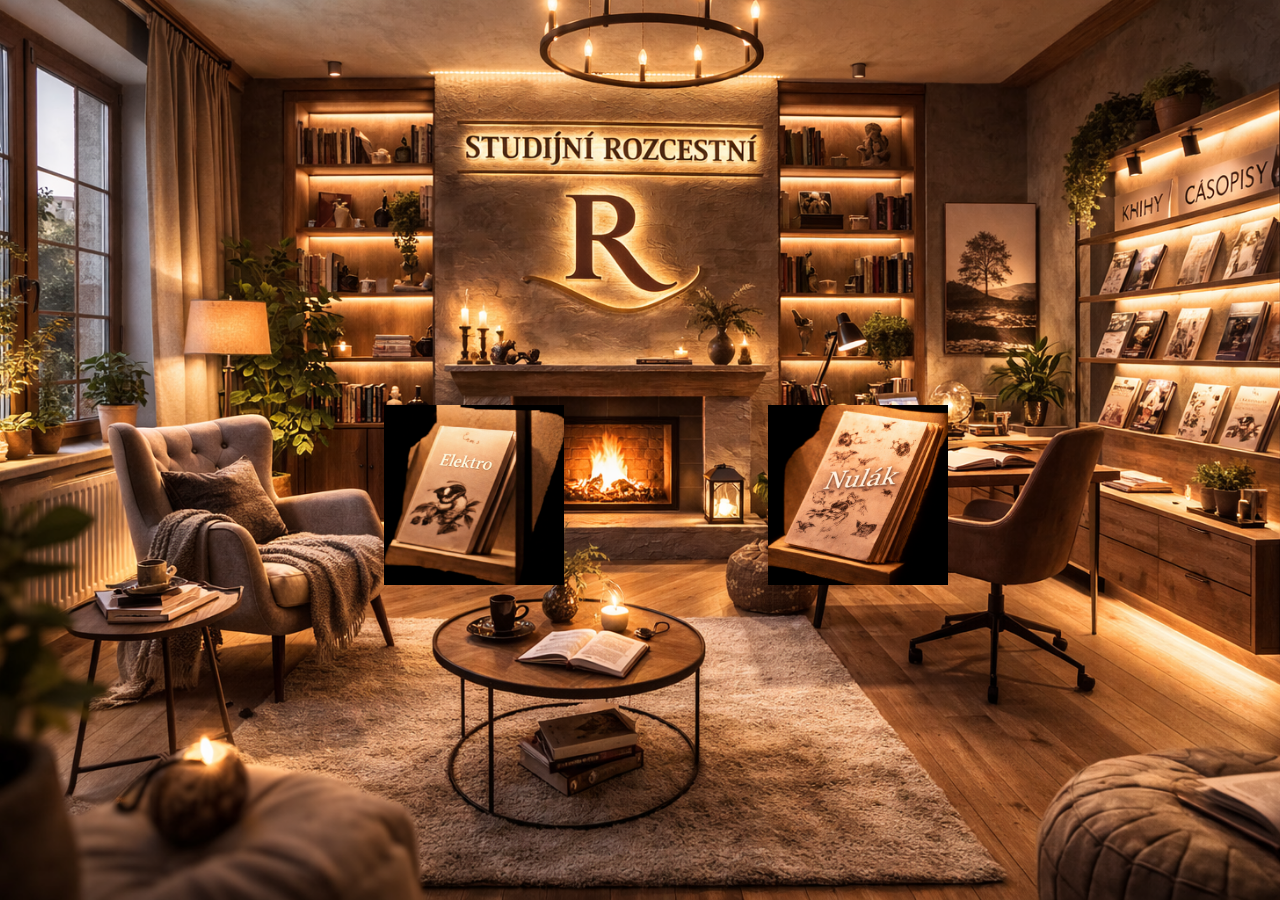
<file: index.html>
<!DOCTYPE html>
<html lang="cs">
<head>
  <meta charset="UTF-8">
  <meta name="viewport" content="width=device-width, initial-scale=1.0">
  <title>Studijní rozcestník</title>
  <link rel="stylesheet" href="css/style.css">
</head>
<body class="index">

<div id="scene">
  <div class="icon" data-link="elektro.html">
    <img src="img/elektro12.png" alt="Elektro">
  </div>

  <div class="icon" data-link="NULAK.html">
    <img src="img/nulak12.png" alt="Nulák">
  </div>
</div>

<script src="js/main.js"></script>
</body>
</html>
</file>
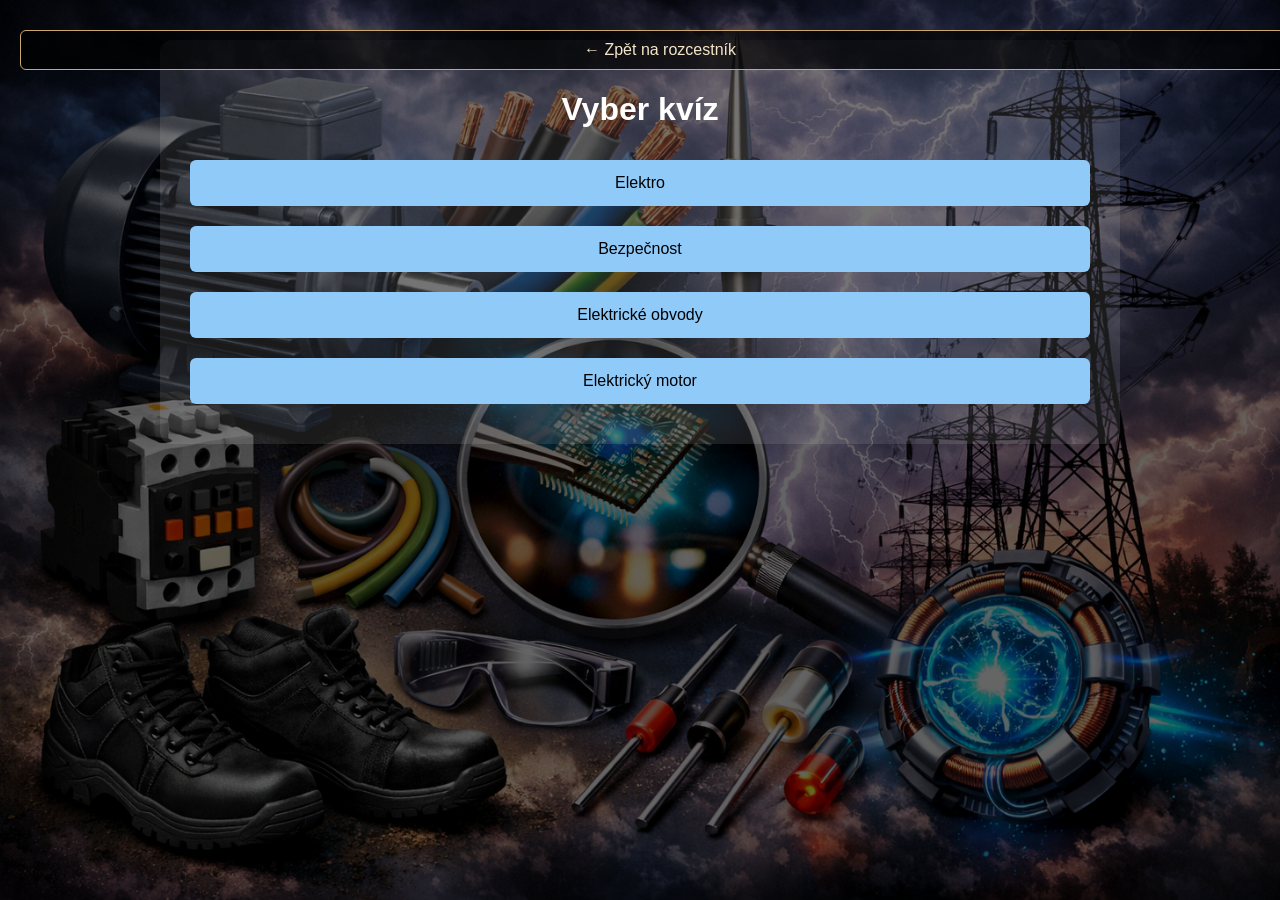
<file: elektro.html>
<!DOCTYPE html>
<html lang="cs">
<head>
  <meta charset="UTF-8">
  <meta name="viewport" content="width=device-width, initial-scale=1.0">

  <title>Studijní kvíz – Elektro</title>

  <style>
    body {
      font-family: Arial, sans-serif;
      background: url("kolazscifi.png") no-repeat center center fixed;
      background-size: cover;
      color: white;
      text-align: center;
      margin: 0;
    }

    body::before {
      content: "";
      position: fixed;
      inset: 0;
      background: rgba(0,0,0,0.6);
      z-index: -1;
    }

    .container {
      max-width: 900px;
      margin: 40px auto;
      background: rgba(255,255,255,0.1);
      padding: 30px;
      border-radius: 12px;
    }

    button {
      width: 100%;
      margin: 10px 0;
      padding: 14px;
      font-size: 16px;
      border: none;
      border-radius: 6px;
      cursor: pointer;
    }

    .menu-btn { background: #90caf9; color: black; }
    .answer { background: #ddd; color: black; }
    .correct { background: #4CAF50; color: white; }
    .wrong { background: #f44336; color: white; }
    .hidden { display: none; }

    .back-btn {
      position: fixed;
      top: 20px;
      left: 20px;
      padding: 10px 16px;
      background: rgba(0,0,0,0.7);
      color: #f5e6c8;
      border: 1px solid #c9a96a;
      border-radius: 6px;
      cursor: pointer;
      z-index: 1000;
    }

    @media (max-width: 600px) {
      .container { margin: 20px; padding: 20px; }
      button { font-size: 15px; }
    }
  </style>
</head>

<body>

<button class="back-btn" onclick="goToIndex()">← Zpět na rozcestník</button>

<div class="container">
  <h1 id="title">Vyber kvíz</h1>

  <div id="menu"></div>

  <div id="quiz" class="hidden">
    <h2 id="question"></h2>
    <div id="answers"></div>
    <p id="score"></p>
  </div>

  <div id="end" class="hidden">
    <h2>Konec kvízu</h2>
    <p id="finalScore"></p>
    <button class="menu-btn" onclick="showMenu()">Zpět do menu</button>
  </div>
</div>

<script>
/* ===================== DATA ===================== */

const QUIZZES = {
  "Elektro": [
    {question:"Co je elektrický proud?",answers:["Pohyb protonů","Pohyb elektronů","Napětí"],correct:1},
    {question: "Jaký je vztah podle Ohmova zákona?", answers: ["U = I * R","R = U + I","U = R / I"], correct: 0},
        {question: "Jednotka elektrického proudu je?", answers: ["Volt","Ampér","Ohm"], correct: 1},
        {question: "Co znamená nízký odpor vodiče?", answers: ["Špatně vede proud", "Dobře vede proud", "Nevede proud vůbec"], correct: 1},
        {question: "Jaký je rozdíl mezi vodičem, izolantem a polovodičem?", answers: ["Vodič má největší odpor", "Izolant vede nejlépe", "Vodič vede dobře, izolant špatně, polovodič podle podmínek"], correct: 2},
        {question: "Co se stane s proudem v sériovém obvodu při zvýšení odporu?", answers: ["Proud se zvětší", "Proud se zmenší", "Proud zůstává stejný"], correct: 1},
        {question: "Napětí v paralelním obvodu je?", answers: ["Vrůzných větvích různé", "Ve všech větvích stejné", "Záleží na délce vodičů"], correct: 1},
        {question: "Co je elektrický výkon?", answers: ["Schopnost odporu produkovat teplo", "Množství proudu za sekundu", "Práce vykonaná za jednotku času"], correct: 2},
        {question: "Jednotka elektrické energie je?", answers: ["Ampér", "Voltampér", "Joule nebo kWh"], correct: 2},
        {question: "Co je uzavřený elektrický obvod?", answers: ["Neúplný obvod", "Obvod, ve kterém může téct proud", "Obvod bez zdroje"], correct: 1},
        {question: "Co je zkrat?", answers: ["Obvod s velkým odporem", "Obvod s téměř nulovým odporem → velký proud", "Přerušení obvodu"], correct: 1},
        {question: "Jaký odpor má ideální vodič?", answers: ["Nekonečně velký", "1 Ohm", "0 Ohmu"], correct: 2},
        {question: "Co je specifická rezistivita?", answers: ["Napětí zdroje", "Vlastnost materiálu určující odpor", "Délka vodiče"], correct: 1},
        {question: "Rozdíl mezi DC a AC proudem?", answers: ["DC mění směr, AC né", "DC teče jedním směrem, AC mění směr", "AC má vždy vyšší napětí"], correct: 1},
        {question: "Frekvence sítě v Evropě je?", answers: ["60 Hz", "50 Hz", "40Hz"], correct: 1},
        {question: "Co způsobí zvýšení průřezů vodiče?", answers: ["Zvýší odpor", "Nezmění odpor", "Sníží odpor"], correct: 2},
        {question: "Kirchhofův zákon pro proudy říká?", answers: ["Napětí na větvích je stejné", "Součet vstupujících proudů = součet odcházejících", "Proud je vždy stejný"], correct: 1},
        {question: "Kirchhofův zákon pro napětí říká:", answers: ["Zdroje se sčítají s odpory", "Součet napětí ve smyčce = 0V", "Napětí je stejné v celém obvodu"], correct: 1},
        {question: "Co je svorkové napětí?", answers: ["Napětí uvnitř baterie", "Napětí měřené na svorkách při zatížení", "Napětí v přívodním kabelu"], correct: 1},
        {question: "Co je odporová síť?", answers: ["Jeden rezistor v obvodu", "Skupina více rezistorů propojených určitým způsobem", "Síťový adaptér"], correct: 1},
        {question: "Co je značka SI?", answers: ["Starý index", "Mezinárodní soustava jednotek", "Sekundární izolace"], correct: 1},
        {question: "Výkon se počítá jako?", answers: ["P = R * I", "P = U * I", "P = U - I"], correct: 1},
        {question: "Co je elektrická kapacita?", answers: ["Schopnost odporu topit", "Schopnost vodiče zvětšovat proud", "Schopnost součástky uchovávat náboj"], correct: 2},
        {question: "K jakým ztrátám dochází ve vodiči?", answers: ["Mechanickým", "Magnetickým", "Tepelným"], correct: 2},
        {question: "Co ovlivňuje odpor vodiče?", answers: ["Barva izolace", "Délka, průřez, materiál, teplota", "Typ baterie"], correct: 1},
        {question: "Co je Ohmický odpor?", answers: ["Odpor diody", "Odpor, který splňuje Ohmův zákon", "Proměnlivý odpor"], correct: 1},
        {question: "Kdy platí Ohmův zákon?", answers: ["Pro LED", "Pro lineární prvky (rezistory)", "Pro všechny součástky?"], correct: 1},
        {question: "Co je napěťový dělič?", answers: ["Zdroj s proměnným napětím", "Zapojení rezistorů pro snížení napětí", "Zkrat v obvodu"], correct: 1},
        {question: "Co znamená vnitřní odpor zdroje?", answers: ["Zkrat mezi svorkami", "Část napětí se ztratí uvnitř zdroje při odběru", "Zvýšení proudů"], correct: 1},
        {question: "Proč se vodiče zahřívají?", answers: ["Kvůli elektromagnetickému poli", "Kvůli nízkému napětí", "Kvůli odporu, který způsobuje teplo"], correct: 2}
  ],

  "Bezpečnost": [
    {question:"Barva ochranného vodiče?",answers:["Modrá","Zelenožlutá","Černá"],correct:1},
        {question: "Co je účelem ochranného vodiče PE?", answers: ["Přenos pracovního proudu", "Ochrana před přepětím", "Ochrana osob před úrazem elektrickým proudem"], correct: 2},
        {question: "Kdy je elektrické zařízení považováno za bezpečné?", answers: ["Když je nové", "Když splňuje požadavky norem a je správně zapojeno", "Když má plastový kryt"], correct: 1},
        {question: "Co znamená pojem „nebezpečné dotykové napětí“?", answers: ["Napětí vyšší než 400 V", "Napětí, které může způsobit úraz", "Napětí mezi fázemi"], correct: 1},
        {question: "Jaká je maximální bezpečná hodnota dotykového napětí ve vlhkém prostředí?", answers: ["50 V", "25 V", "120 V"], correct: 1},
        {question: "Co je základní ochranou před úrazem elektrickým proudem?", answers: ["Ochrana při poruše", "Základní izolace", "Proudový chránič"], correct: 1},
        {question: "K čemu slouží proudový chránič (RCD)?", answers: ["K ochraně zařízení", "K ochraně osob při poruše", "Ke snížení spotřeby"], correct: 1},
        {question: "Jaký proud může být pro člověka životu nebezpečný?", answers: ["1 mA", "10 mA", "30 mA a více"], correct: 2},
        {question: "Kdy smí pracovník pracovat na zařízení pod napětím?", answers: ["Kdykoliv", "Nikdy", "Jen při splnění přísných bezpečnostních podmínek"], correct: 2},
        {question: "Co znamená zkrat?", answers: ["Přerušení obvodu", "Spojení vodičů s velmi malým odporem", "Zvýšení napětí"], correct: 1},
        {question: "Co je ochrana samočinným odpojením od zdroje?", answers: ["Ochrana izolací", "Odpojení při poruše v předepsaném čase", "Ruční vypnutí"], correct: 1},
        {question: "Kdo smí provádět práce na elektrickém zařízení?", answers: ["Každý zaměstnanec", "Pouze poučená osoba", "Osoba s odpovídající elektrotechnickou kvalifikací"], correct: 2},
        {question: "Co je hlavním rizikem při práci ve vlhkém prostředí?", answers: ["Koroze", "Zvýšený odpor", "Snížený odpor lidského těla"], correct: 2},
        {question: "Jaký je účel uzemnění?", answers: ["Zvýšení napětí", "Odvedení poruchového proudu do země", "Lepší vodivost obvodu"], correct: 1},
        {question: "Co je osobní ochranný prostředek (OOPP)?", answers: ["Elektrické zařízení", "Ochranná pomůcka pracovníka", "Měřicí přístroj"], correct: 1},
        {question: "Který z následujících je OOPP?", answers: ["Multimetr", "Izolační rukavice", "Rozvaděč"], correct: 1},
        {question: "Co znamená značka blesku v trojúhelníku?", answers: ["Hořlavina", "Nebezpečí úrazu elektrickým proudem", "Vysoká teplota"], correct: 1},
        {question: "Co se musí udělat před zahájením práce na elektrickém zařízení?", answers: ["Zapnout napětí", "Zajistit zařízení proti zapnutí", "Změřit proud"], correct: 1},
        {question: "Jaký je první krok při úrazu elektrickým proudem?", answers: ["Zavolat lékaře", "Odpojit zdroj napětí", "Masáž srdce"], correct: 1},
        {question: "Co je izolace vodiče?", answers: ["Kovový plášť", "Vrstva zabraňující dotyku živé části", "Zemní spoj"], correct: 1},
        {question: "Jaký vliv má délka působení proudu na člověka?", answers: ["Žádný", "Čím delší, tím menší riziko", "Čím delší, tím větší nebezpečí"], correct: 2},
        {question: "Co je ochrana dvojitou izolací?", answers: ["Dva jističe", "Dvě nezávislé izolační vrstvy", "Uzemnění krytu"], correct: 1},
        {question: "Jaké napětí se považuje za bezpečné v suchém prostředí?", answers: ["Do 50 V", "Do 230 V", "Do 400 V"], correct: 0},
        {question: "Co je revize elektrického zařízení?", answers: ["Oprava zařízení", "Kontrola bezpečnosti a stavu zařízení", "Zapnutí zařízení"], correct: 1},
        {question: "Jaký je účel jističe?", answers: ["Zvýšit proud", "Chránit obvod před přetížením a zkratem", "Měřit napětí"], correct: 1},
        {question: "Co znamená IP krytí?", answers: ["Typ izolace", "Stupeň ochrany proti vniknutí cizích těles a vody", "Typ napětí"], correct: 1},
        {question: "Kdy je nutné použít ochranné brýle?", answers: ["Při práci s nízkým napětím", "Při mechanickém nebo elektrickém riziku", "Nikdy"], correct: 1},
        {question: "Co je nebezpečnější: střídavý nebo stejnosměrný proud?", answers: ["Stejnosměrný", "Střídavý", "Jsou stejně nebezpečné"], correct: 1},
        {question: "Co znamená pracovník „poučený“?", answers: ["Má výuční list", "Byl seznámen s riziky a bezpečností práce", "Má revizní oprávnění"], correct: 1},
        {question: "Proč je zakázáno pracovat s poškozeným nářadím?", answers: ["Zhoršuje výkon", "Zvyšuje riziko úrazu", "Je hlučné"], correct: 1}
  ],

  "Elektrické obvody": [
    {question:"Ohmův zákon?",answers:["U=I·R","R=U+I","U=R/I"],correct:0},
    {question: "Co se stane s celkovým oporem při sériovém zapojení rezistorů?", answers: ["Zmenší se", "Zůstane stejný", "Zvýší se"], correct: 2},
        {question: "Jak se vypočítá celkový odpor dvou paralelně zapojených rezistorů", answers: ["R = R₁ + R₂", "1/R = 1/R₁ + 1/R₂", "R = R₁ · R₂"], correct: 1},
        {question: "Který Kirchhoffův zákon platí pro uzly?", answers: ["Součet napětí v uzavřené smyčce je nula", "Součet proudů do uzlu se rovná součtu proudů z uzlu", "Proud je přímo úměrný napětí"], correct: 1},
        {question: "Jaký je důsledek zkratu v obvodu?", answers: ["Zvýšení odporu", "Prudké zvýšení proudu", "Snížení napětí zdroje"], correct: 1},
        {question: "Jaký fyzikální význam má elektrický odpor?", answers: ["Schopnost vodiče vést proud", "Schopnost bránit průchodu proudu", "Schopnost ukládat energii"], correct: 1},
        {question: "Jak se chová ideální kondenzátor při stejnosměrném napětí po delší době?", answers: ["Propouští proud", "Nepropouští proud", "Zvyšuje proud"], correct: 1},
        {question: "Jaká energie se ukládá v kondenzátoru?", answers: ["Mechanická", "Magnetická", "Elektrická"], correct: 2},
        {question: "Co se stane s napětím na rezistorech zapojených paralelně?", answers: ["Je na každém jiné", "Je na všech stejné", "Závisí na odporu"], correct: 1},
        {question: "Jaká je jednotka elektrického výkonu?", answers: ["Joule", "Watt", "Volt"], correct: 1},
        {question: "Vzorec pro elektrický výkon je:", answers: ["P = U · I", "P = R / I", "P = U / I"], correct: 0},
        {question: "Jaký je vztah mezi frekvencí a periodou?", answers: ["f = T", "f = 1/T", "f = T²"], correct: 1},
        {question: "Jak se chová cívka při změně proudu?", answers: ["Brání změně proudu", "Okamžitě mění proud", "Nemá žádný vliv"], correct: 0},
        {question: "Jaká veličina se ukládá v magnetickém poli cívky?", answers: ["Elektrický náboj", "Magnetická energie", "Tepelná energie"], correct: 1},
        {question: "Co znamená polarita u součástky?", answers: ["Nezáleží na zapojení", "Má přesně daný směr zapojení", "Omezuje proud"], correct: 1},
        {question: "Co se stane při přepólování elektrolytického kondenzátoru?", answers: ["Nic", "Zvýší se kapacita", "Může se poškodit nebo zničit"], correct: 2},
        {question: "Jaký přístroj měří skutečnou efektivní hodnotu střídavého napětí?", answers: ["Běžný voltmetr", "True RMS měřicí přístroj", "Ampérmetr"], correct: 1},
        {question: "Co znamená efektivní hodnota střídavého napětí?", answers: ["Maximální hodnota", "Průměrná hodnota", "Hodnota stejnosměrného napětí se stejným účinkem"], correct: 2},
        {question: "Jaký je fázový posun mezi proudem a napětím u ideální cívky?", answers: ["0°", "90°", "180°"], correct: 1},
        {question: "Jaký je fázový posun u ideálního kondenzátoru?", answers: ["Proud se zpožďuje", "Proud je ve fázi", "Proud předbíhá napětí"], correct: 2},
        {question: "Co je impedance?", answers: ["Odpor pouze pro stejnosměrný proud", "Celkový odpor ve střídavém obvodu", "Tepelná ztráta"], correct: 1},
        {question: "Jaký symbol má cívka ve schématu?", answers: ["Klikatá čára", "Obloučky vedle sebe", "Kruh s křížem"], correct: 1},
        {question: "Jak se mění proud při zvýšení napětí při konstantním odporu?", answers: ["Sníží se", "Zůstane stejný", "Zvýší se"], correct: 2},
        {question: "Co určuje kapacitu kondenzátoru?", answers: ["Materiál vodiče", "Velikost napětí", "Plocha elektrod a vzdálenost mezi nimi"], correct: 2},
        {question: "Jaký je účel ochranného vodiče PE?", answers: ["Vede pracovní proud", "Chrání před úrazem elektrickým proudem", "Zvyšuje výkon"], correct: 1},
        {question: "Co je vlastní indukčnost?", answers: ["Schopnost vodiče vést proud", "Schopnost cívky bránit změně proudu", "Schopnost ukládat náboj"], correct: 1},
        {question: "Jaký je vztah mezi výkonem, napětím a odporem?", answers: ["P = U² / R", "P = R / U²", "P = U · R"], correct: 0},
        {question: "Co je jalový výkon?", answers: ["Výkon přeměněný na teplo", "Výkon konající práci", "Výkon kmitající mezi zdrojem a spotřebičem"], correct: 2},
        {question: "Jaká jednotka se používá pro kapacitu?", answers: ["Henry", "Farad", "Ohm"], correct: 1},
        {question: "Jaký je hlavní rozdíl mezi sériovým a paralelním zapojením?", answers: ["Jiný zdroj napětí", "Jiný způsob rozdělení proudu a napětí", "Jiný druh vodiče"], correct: 1}
  ],

  "Elektrický motor – obecně": [
    {question: "Co je hlavní funkcí elektrického motoru? ", answers: ["Přeměna mechanické energie na elektrickou ", "Přeměna elektrické energie na mechanickou ", "Přeměna tepelné energie na elektrickou "], correct: 1},
        {question: "Základní částí každého elektrického motoru je: ", answers: ["Transformátor ", "Stator a rotor ", "Kondenzátor "], correct: 1},
        {question: "Která část motoru se otáčí? ", answers: ["Stator ", "Ložisko ", "Rotor "], correct: 2},
        {question: "Jaký motor se používá nejčastěji v průmyslu? ", answers: ["Stejnosměrný motor ", "Asynchronní motor ", "Krokový motor "], correct: 1},
        {question: "Co vytváří točivé magnetické pole? ", answers: ["Jednofázové napětí ", "Třífázové napětí ", "Stejnosměrné napětí "], correct: 1},
        {question: "Jaký proud protéká asynchronním motorem? ", answers: ["Stejnosměrný ", "Impulsní ", "Střídavý "], correct: 2},
        {question: "Co je skluz motoru? ", answers: ["Rozdíl otáček statoru a rotoru ", "Ztráta výkonu ", "Přehřátí motoru "], correct: 0},
        {question: "Jednotkou výkonu motoru je: ", answers: ["Volt ", "Ampér ", "Watt "], correct: 2},
        {question: "Jak se značí jmenovité napětí? ", answers: ["In ", "Un ", "Pn "], correct: 1},
        {question: "K čemu slouží štítek motoru? ", answers: ["K chlazení ", "K identifikaci parametrů motoru ", "K upevnění motoru "], correct: 1},
        {question: "Co znamená označení IP na motoru? ", answers: ["Izolační třídu ", "Stupeň krytí ", "Typ ložisek "], correct: 1},
        {question: "Jaký motor má komutátor? ", answers: ["Asynchronní ", "Stejnosměrný ", "Synchronní "], correct: 1},
        {question: "Která část zajišťuje přívod proudu do rotoru u DC motoru? ", answers: ["Stator ", "Kartáče ", "Ložiska "], correct: 1},
        {question: "Co se stane při přetížení motoru? ", answers: ["Zvýší se účinnost ", "Sníží se proud ", "Motor se zahřívá "], correct: 2},
        {question: "Jaká je funkce ložisek? ", answers: ["Izolace ", "Snížení tření ", "Zvýšení výkonu "], correct: 1},
        {question: "Který motor má stálé otáčky? ", answers: ["Asynchronní ", "Synchronní ", "Univerzální "], correct: 1},
        {question: "Co určuje směr otáčení motoru? ", answers: ["Napětí ", "Pořadí fází ", "Výkon "], correct: 1},
        {question: "Jak se změní směr otáčení třífázového motoru? ", answers: ["Zvýšením napětí ", "Záměnou dvou fází ", "Změnou výkonu "], correct: 1},
        {question: "Co je účinnost motoru? ", answers: ["Příkon ", "Poměr výkonu a příkonu ", "Ztrátový výkon "], correct: 1},
        {question: "Co způsobuje hlučnost motoru? ", answers: ["Napětí ", "Proud ", "Vibrace a ložiska "], correct: 2},
        {question: "Jaký motor se používá v ručním nářadí? ", answers: ["Asynchronní ", "Univerzální motor ", "Synchronní "], correct: 1},
        {question: "Co je jmenovitý proud? ", answers: ["Maximální proud ", "Zkratový proud ", "Proud při jmenovitém zatížení "], correct: 2},
        {question: "K čemu slouží chlazení motoru? ", answers: ["Zvýšení výkonu ", "Odvod tepla ", "Změna otáček "], correct: 1},
        {question: "Co je rozběhový proud? ", answers: ["Proud při vypnutí ", "Proud při startu motoru ", "Proud při brzdění "], correct: 1},
        {question: "Jaký motor má klecový rotor? ", answers: ["Stejnosměrný ", "Asynchronní ", "Krokový "], correct: 1},
        {question: "Co se stane při ztrátě fáze? ", answers: ["Motor se přehřívá", "Motor běží normálně ", "Zvýší se výkon "], correct: 0},
        {question: "K čemu slouží tepelná ochrana? ", answers: ["K chlazení ", "K ochraně proti přehřátí ", "K regulaci otáček "], correct: 1},
        {question: "Jaký motor má nejjednodušší konstrukci? ", answers: ["Synchronní ", "Asynchronní ", "Stejnosměrný "], correct: 1},
        {question: "Co znamená cos φ? ", answers: ["Napětí ", "Výkon ", "Účiník "], correct: 2},
        {question: "Jaký motor pracuje na principu elektromagnetické indukce? ", answers: ["Asynchronní ", "Stejnosměrný ", "Krokový "], correct: 0}
  ],

  "Synchronní motor": [
    {question:"Skluz synchronního motoru?",answers:["Ano","Ne","Proměnný"],correct:1},
    {question:"Otáčky závisí na?",answers:["Zatížení","Frekvenci","Napětí"],correct:1}
  ],

  "Asynchronní motor": [
    {question:"Má skluz?",answers:["Ano","Ne","Nikdy"],correct:0},
    {question:"Nejrozšířenější motor?",answers:["DC","Synchronní","Asynchronní"],correct:2}
  ]
};

/* ===================== STAV ===================== */

let currentQuiz = [];
let currentIndex = 0;
let score = 0;
let quizName = "";

/* ===================== FUNKCE ===================== */

function shuffle(arr) {
  return arr.sort(() => Math.random() - 0.5);
}

function showMenu() {
  menu.innerHTML = "";
  menu.classList.remove("hidden");
  quiz.classList.add("hidden");
  end.classList.add("hidden");
  title.innerText = "Vyber kvíz";

  ["Elektro","Bezpečnost","Elektrické obvody"].forEach(name=>{
    addMenuButton(name,()=>startQuiz(name));
  });

  addMenuButton("Elektrický motor",showMotorMenu);
}

function showMotorMenu() {
  menu.innerHTML = "";
  title.innerText = "Elektrický motor";

  ["Elektrický motor – obecně","Synchronní motor","Asynchronní motor"]
    .forEach(name=>addMenuButton(name,()=>startQuiz(name)));

  addMenuButton("← Zpět",showMenu);
}

function addMenuButton(text,action) {
  let btn=document.createElement("button");
  btn.className="menu-btn";
  btn.innerText=text;
  btn.onclick=action;
  menu.appendChild(btn);
}

function startQuiz(name) {
  quizName=name;
  currentQuiz=shuffle([...QUIZZES[name]]);
  currentIndex=0;
  score=0;

  menu.classList.add("hidden");
  quiz.classList.remove("hidden");
  title.innerText=name;

  showQuestion();
}

function showQuestion() {
  let q=currentQuiz[currentIndex];
  question.innerText=q.question;
  answers.innerHTML="";
  scoreEl.innerText=`Skóre: ${score}`;

  q.answers.forEach((a,i)=>{
    let b=document.createElement("button");
    b.className="answer";
    b.innerText=a;
    b.onclick=()=>checkAnswer(i);
    answers.appendChild(b);
  });
}

function checkAnswer(i) {
  let q=currentQuiz[currentIndex];
  document.querySelectorAll(".answer").forEach((b,j)=>{
    b.disabled=true;
    if(j===q.correct)b.classList.add("correct");
    if(j===i&&j!==q.correct)b.classList.add("wrong");
  });
  if(i===q.correct)score++;
  setTimeout(()=>{
    currentIndex++;
    currentIndex>=currentQuiz.length?showEnd():showQuestion();
  },1200);
}

function showEnd() {
  quiz.classList.add("hidden");
  end.classList.remove("hidden");
  finalScore.innerText=`${quizName}: ${score}/${currentQuiz.length}`;
}

function goToIndex() {
  window.location.href="index.html";
}

/* ===================== START ===================== */

const menu=document.getElementById("menu");
const quiz=document.getElementById("quiz");
const end=document.getElementById("end");
const title=document.getElementById("title");
const question=document.getElementById("question");
const answers=document.getElementById("answers");
const scoreEl=document.getElementById("score");
const finalScore=document.getElementById("finalScore");

showMenu();
</script>

</body>
</html>
</file>
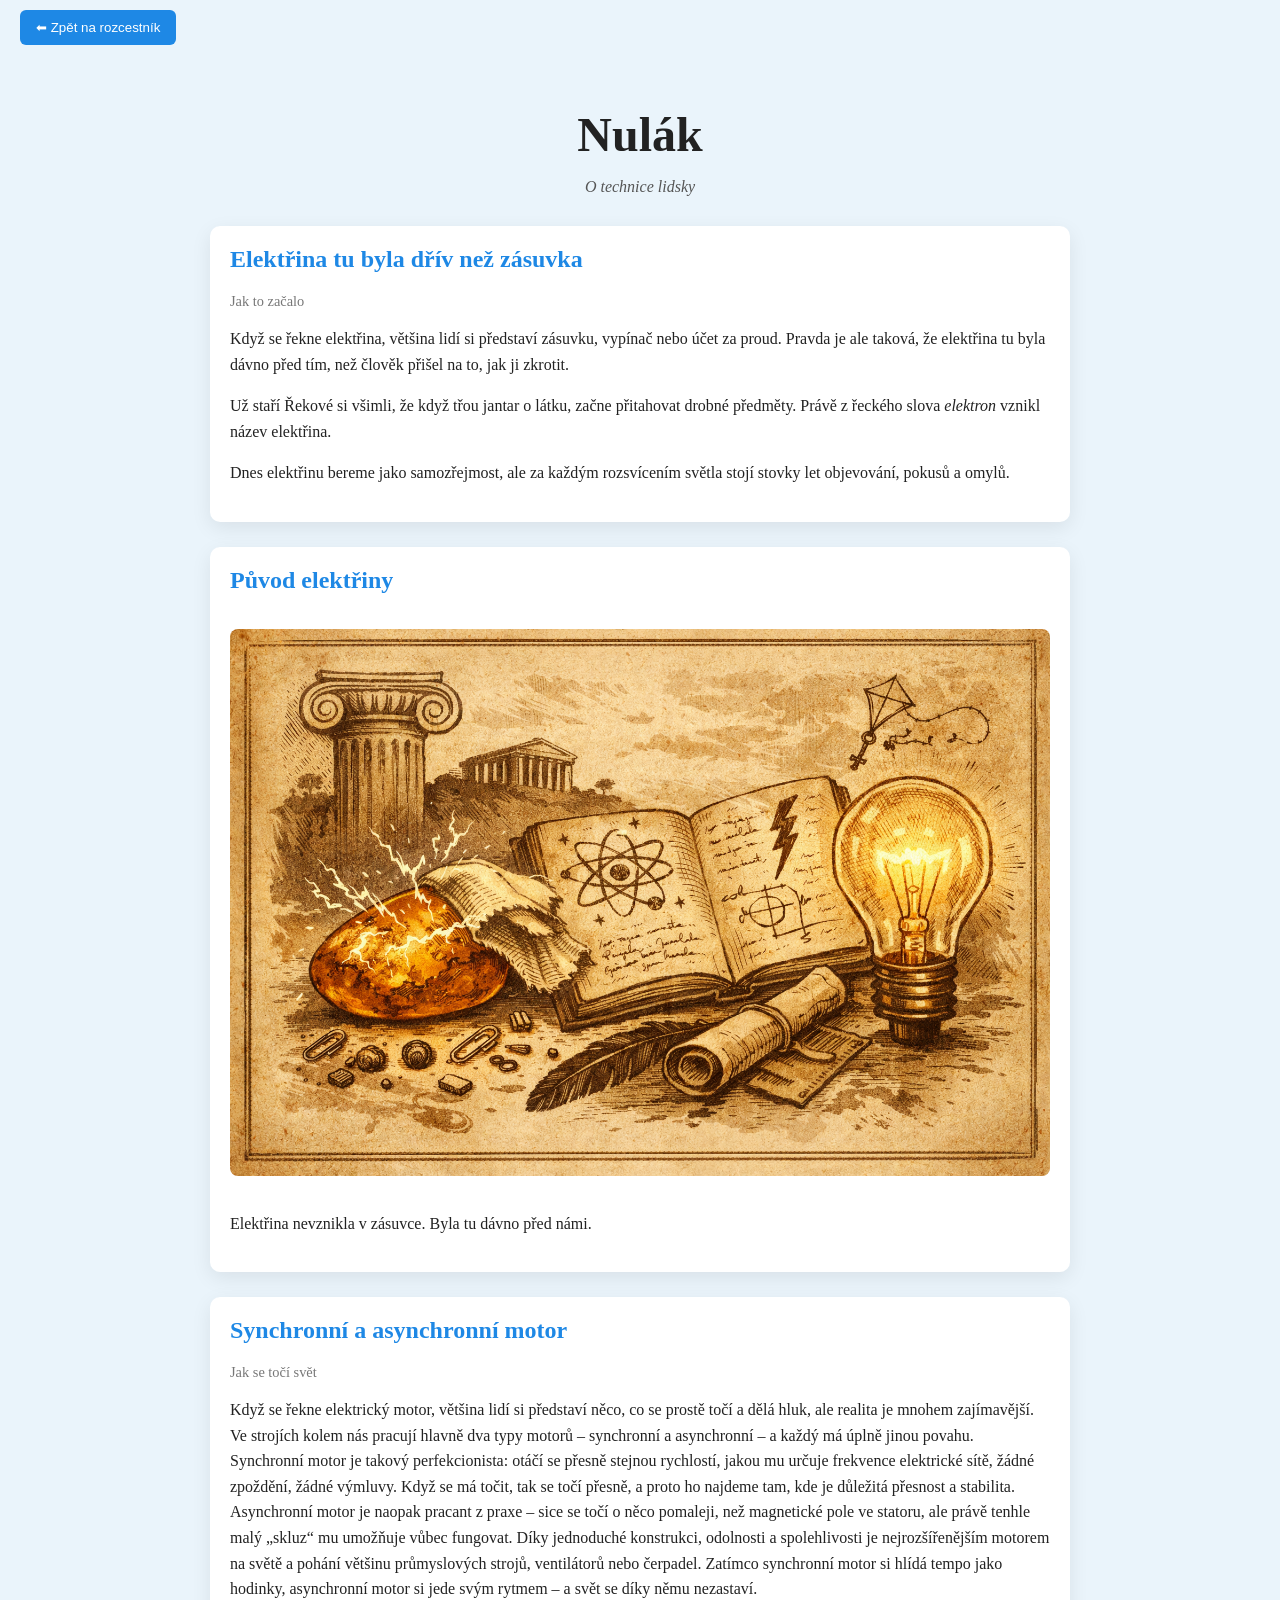
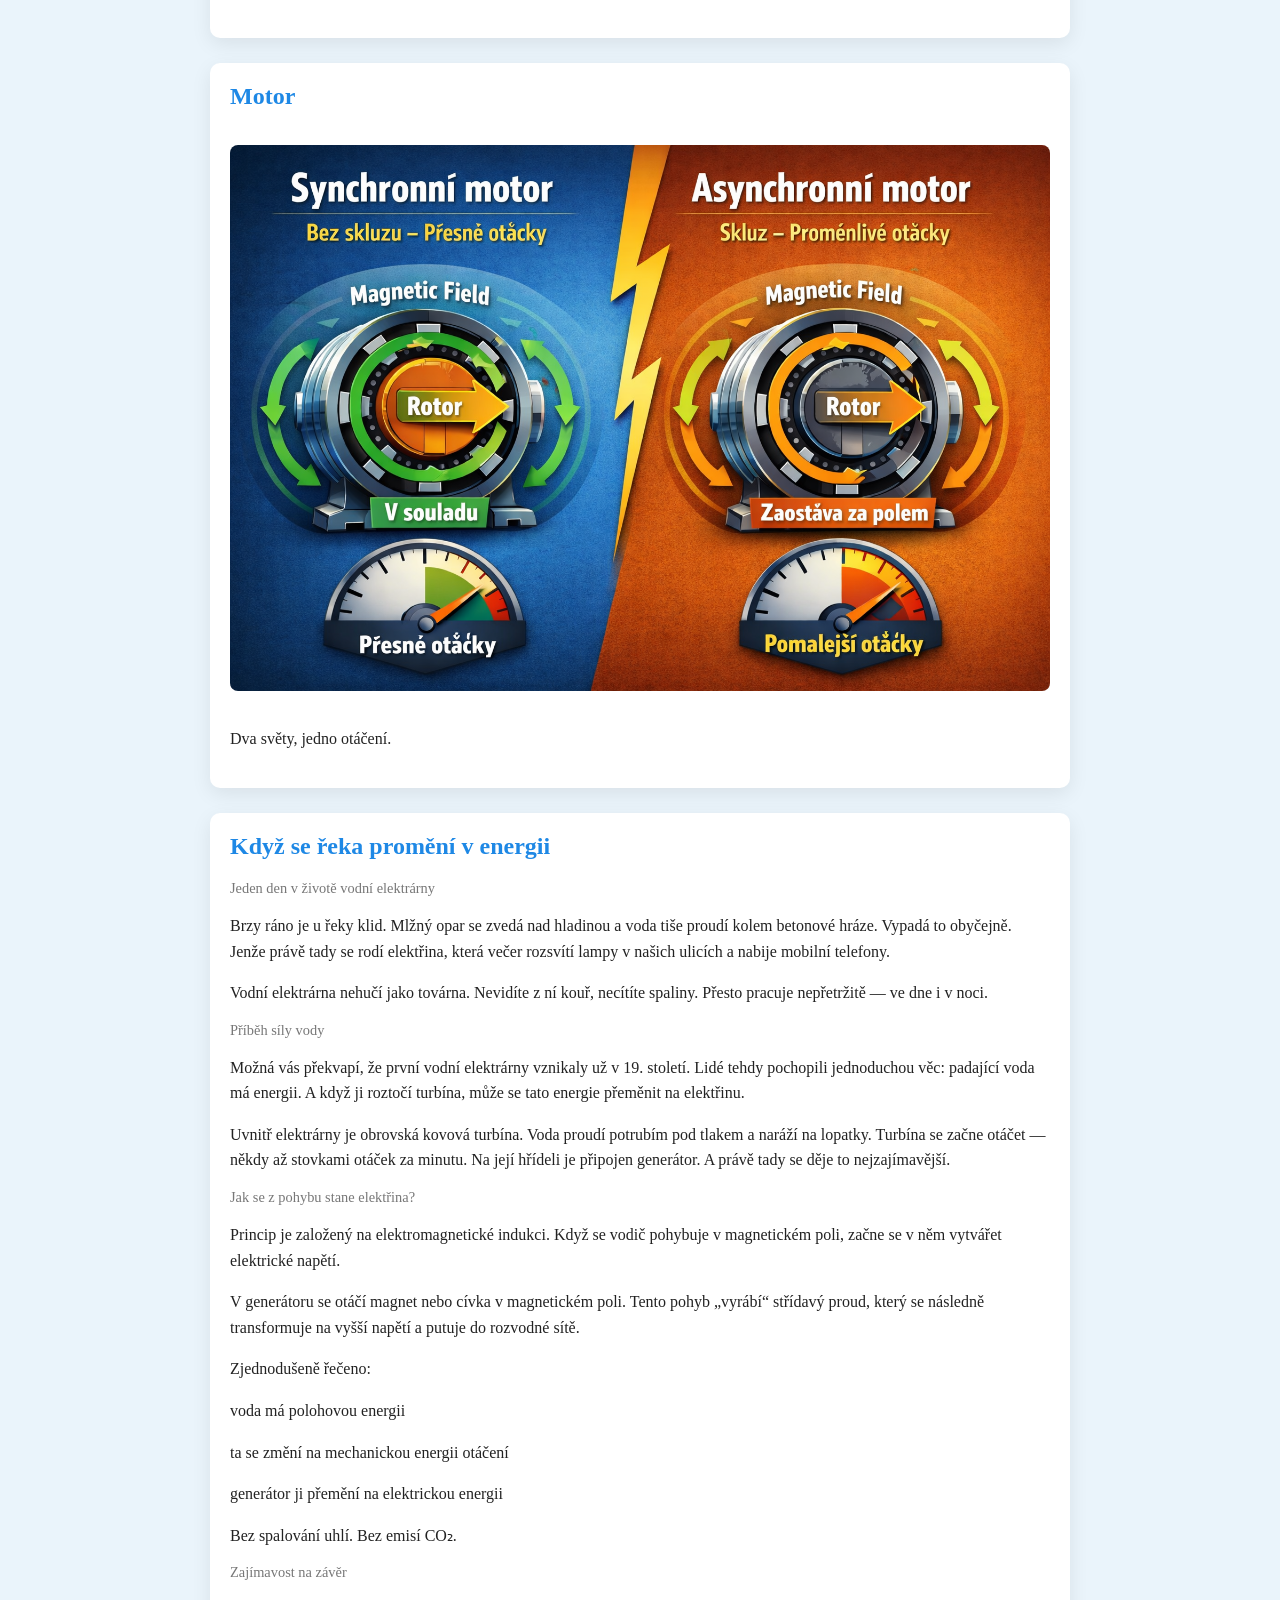
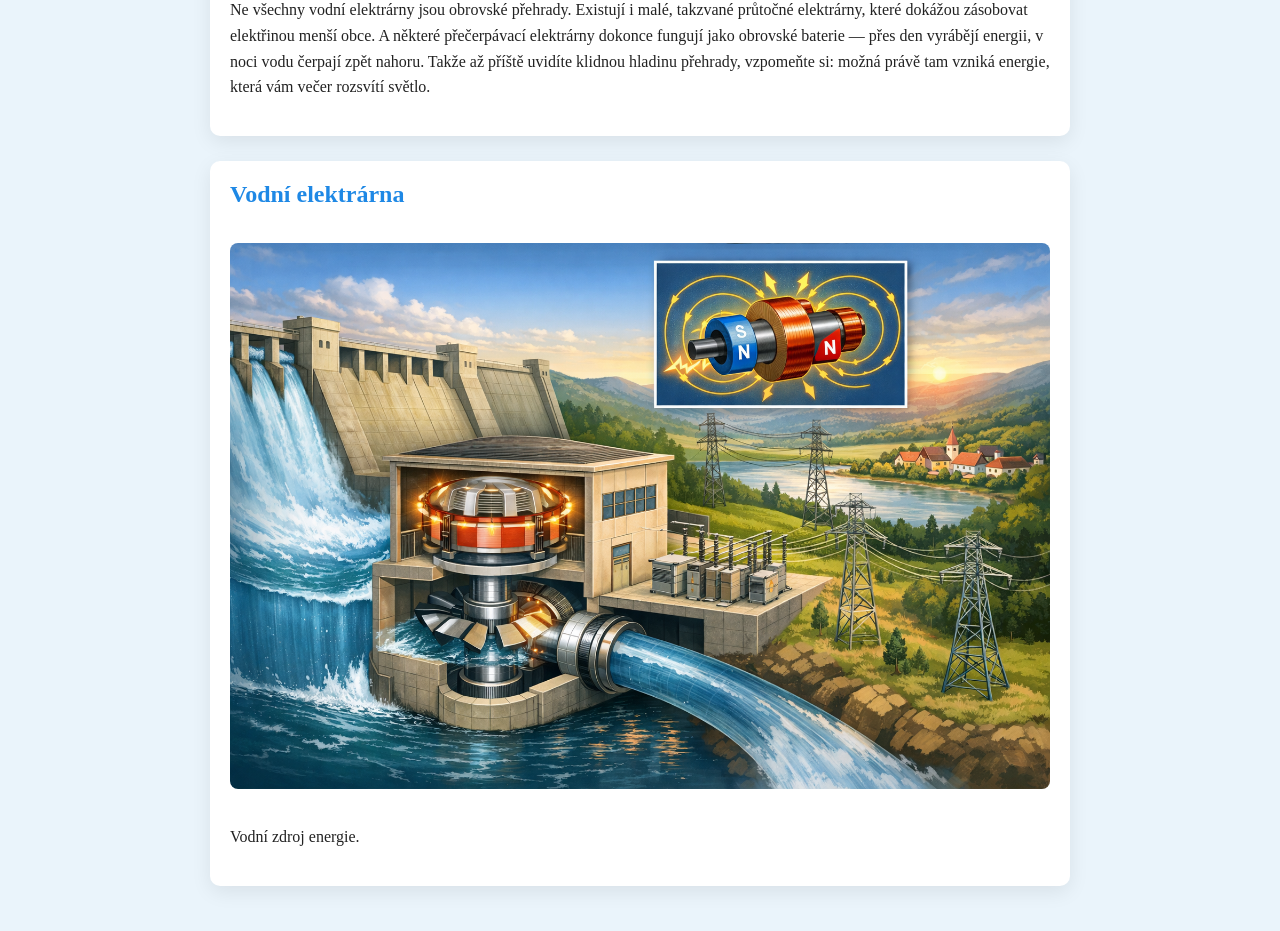
<file: NULAK.html>
<!DOCTYPE html>
<html lang="cs">
<head>
  <meta charset="UTF-8">
  <meta name="viewport" content="width=device-width, initial-scale=1.0">
  <title>Nulák – O technice lidsky</title>
  <link rel="stylesheet" href="css/nulak.css">
</head>
<body>

<header class="top-bar">
  <button class="home" onclick="location.href='index.html'">
    ⬅ Zpět na rozcestník
  </button>
</header>

<main class="magazine">

  <header class="title">
    <h1>Nulák</h1>
    <p class="subtitle">O technice lidsky</p>
  </header>

  <article>
    <h2>Elektřina tu byla dřív než zásuvka</h2>
    <div class="meta">Jak to začalo</div>

    <p>
          Když se řekne elektřina, většina lidí si představí zásuvku, vypínač
          nebo účet za proud. Pravda je ale taková, že elektřina tu byla dávno
          před tím, než člověk přišel na to, jak ji zkrotit.
    </p>


     <p>
          Už staří Řekové si všimli, že když třou jantar o látku, začne přitahovat
          drobné předměty. Právě z řeckého slova <em>elektron</em> vznikl název elektřina.
        </p>

        <p>
          Dnes elektřinu bereme jako samozřejmost, ale za každým rozsvícením světla
          stojí stovky let objevování, pokusů a omylů.
        </p>
  </article>

  <article>
    <h2>Původ elektřiny</h2>
    <img src="img/elektrina-puvod.png" alt="Původ elektřiny">
    <p>
      Elektřina nevznikla v zásuvce. Byla tu dávno před námi.
    </p>
  </article>

  <article>
    <h2>Synchronní a asynchronní motor</h2>
    <div class="meta">Jak se točí svět</div>
    <p>
          Když se řekne elektrický motor, 
          většina lidí si představí něco, co se prostě točí a dělá hluk, ale realita je mnohem zajímavější. 
          Ve strojích kolem nás pracují hlavně dva typy motorů – synchronní a asynchronní – a každý má úplně jinou povahu. 
          Synchronní motor je takový perfekcionista: 
          otáčí se přesně stejnou rychlostí, jakou mu určuje frekvence elektrické sítě, žádné zpoždění, žádné výmluvy. 
          Když se má točit, tak se točí přesně, a proto ho najdeme tam, kde je důležitá přesnost a stabilita. 
          Asynchronní motor je naopak pracant z praxe – sice se točí o něco pomaleji, než magnetické pole ve statoru, ale právě tenhle malý „skluz“ mu umožňuje vůbec fungovat. 
          Díky jednoduché konstrukci, odolnosti a spolehlivosti je nejrozšířenějším motorem na světě a pohání většinu průmyslových strojů, ventilátorů nebo čerpadel. 
          Zatímco synchronní motor si hlídá tempo jako hodinky, asynchronní motor si jede svým rytmem – a svět se díky němu nezastaví.
        </p>
  </article>
  <article>
    <h2>Motor</h2>
    <img src="img/motor.png" alt="Motor">
    <p>Dva světy, jedno otáčení.</p>
  </article>

  <article>
    <h2>Když se řeka promění v energii</h2>
    <div class="meta">Jeden den v životě vodní elektrárny</div>
    <p>
          Brzy ráno je u řeky klid. Mlžný opar se zvedá nad hladinou a voda tiše proudí kolem betonové hráze. 
          Vypadá to obyčejně. Jenže právě tady se rodí elektřina, která večer rozsvítí lampy v našich ulicích a nabije mobilní telefony. </p>

        <p>Vodní elektrárna nehučí jako továrna. Nevidíte z ní kouř, necítíte spaliny. Přesto pracuje nepřetržitě — ve dne i v noci.</p>
         <div class="meta">Příběh síly vody</div>
        
         <p>Možná vás překvapí, že první vodní elektrárny vznikaly už v 19. století. 
          Lidé tehdy pochopili jednoduchou věc: padající voda má energii. A když ji roztočí turbína, může se tato energie přeměnit na elektřinu.</p>
         <p>Uvnitř elektrárny je obrovská kovová turbína. Voda proudí potrubím pod tlakem a naráží na lopatky. 
          Turbína se začne otáčet — někdy až stovkami otáček za minutu. Na její hřídeli je připojen generátor. A právě tady se děje to nejzajímavější.</p> 
        
          <div class="meta">Jak se z pohybu stane elektřina?</div> 
          <p>Princip je založený na elektromagnetické indukci. Když se vodič pohybuje v magnetickém poli, začne se v něm vytvářet elektrické napětí.</p>
          <p>V generátoru se otáčí magnet nebo cívka v magnetickém poli. 
            Tento pohyb „vyrábí“ střídavý proud, který se následně transformuje na vyšší napětí a putuje do rozvodné sítě.</p>
           <p>Zjednodušeně řečeno:</p>  
            <p>voda má polohovou energii</p>
            <p>ta se změní na mechanickou energii otáčení</p>
            <p>generátor ji přemění na elektrickou energii</p>
            <p> Bez spalování uhlí. Bez emisí CO₂.</p>
            <div class="meta">Zajímavost na závěr</div>
             <p>Ne všechny vodní elektrárny jsou obrovské přehrady. 
              Existují i malé, takzvané průtočné elektrárny, které dokážou zásobovat elektřinou menší obce. 
              A některé přečerpávací elektrárny dokonce fungují jako obrovské baterie — přes den vyrábějí energii, v noci vodu čerpají zpět nahoru.
              Takže až příště uvidíte klidnou hladinu přehrady, vzpomeňte si: možná právě tam vzniká energie, která vám večer rozsvítí světlo.</p>

        
  </article>

  <article>
    <h2>Vodní elektrárna</h2>
    <img src="img/vodnielektrarna.png" alt="Vodní elektrárna">
    <p>Vodní zdroj energie.</p>
  </article>

</main>

</body>
</html>
</file>
<file: css/style.css>
/* RESET */
* {
  box-sizing: border-box;
  margin: 0;
  padding: 0;
}

/* INDEX */
body.index {
  width: 100vw;
  height: 100vh;
  background: url("../img/index12.png") center / cover no-repeat;
  overflow: hidden;
}

#scene {
  width: 100%;
  height: 100%;
  position: relative;
}

/* IKONY */
.icon {
  position: absolute;
  width: 180px;
  transition: transform 0.3s ease, filter 0.3s ease;
  cursor: pointer;
}

.icon img {
  width: 100%;
}

/* POZICE */
.icon:nth-child(1) {
  top: 45%;
  left: 30%;
}

.icon:nth-child(2) {
  top: 45%;
  left: 60%;
}

/* HOVER / TAP */
.icon:hover {
  transform: scale(1.15);
  filter: drop-shadow(0 0 20px rgba(255,255,200,0.9));
}

/* MOBIL */
@media (max-width: 768px) {
  .icon {
    width: 140px;
  }

  .icon:nth-child(1),
  .icon:nth-child(2) {
    top: 50%;
  }
}

/* ELEKTRO */
.page {
  padding: 20px;
  font-family: Arial, sans-serif;
}

.button {
  padding: 12px 20px;
  margin: 10px 0;
  background: #222;
  color: white;
  border: none;
  width: 100%;
  text-align: left;
  cursor: pointer;
}

.button:hover {
  background: #444;
}

.back {
  background: #555;
}
.top-bar {
  margin-bottom: 20px;
}

.home {
  background: #0077cc;
}

.home:hover {
  background: #005fa3;
}
</file>
<file: css/nulak.css>
/* ZÁKLAD */
* {
  box-sizing: border-box;
}

body {
  margin: 0;
  font-family: "Georgia", serif;
  background: #eaf4fb; /* světle modrá */
  color: #222;
}

/* HORNÍ LIŠTA */
.top-bar {
  padding: 10px 20px;
}

.home {
  background: #1e88e5;
  color: white;
  border: none;
  padding: 10px 16px;
  cursor: pointer;
  border-radius: 6px;
}

.home:hover {
  background: #1565c0;
}

/* HLAVNÍ KONTEJNER */
.magazine {
  max-width: 900px;
  margin: auto;
  padding: 20px;
}

/* TITUL */
.title {
  text-align: center;
  margin-bottom: 30px;
}

.title h1 {
  font-size: 3rem;
  margin-bottom: 5px;
}

.subtitle {
  color: #555;
  font-style: italic;
}

/* ČLÁNKY */
article {
  background: white;
  padding: 20px;
  margin-bottom: 25px;
  border-radius: 10px;
  box-shadow: 0 6px 20px rgba(0,0,0,0.08);
}

article h2 {
  margin-top: 0;
  color: #1e88e5;
}

.meta {
  font-size: 0.9rem;
  color: #777;
  margin-bottom: 10px;
}

article p {
  line-height: 1.6;
}

/* OBRÁZKY */
article img {
  width: 100%;
  border-radius: 8px;
  margin: 15px 0;
}

/* MOBIL */
@media (max-width: 600px) {
  .title h1 {
    font-size: 2.2rem;
  }

  article {
    padding: 16px;
  }
}
</file>
